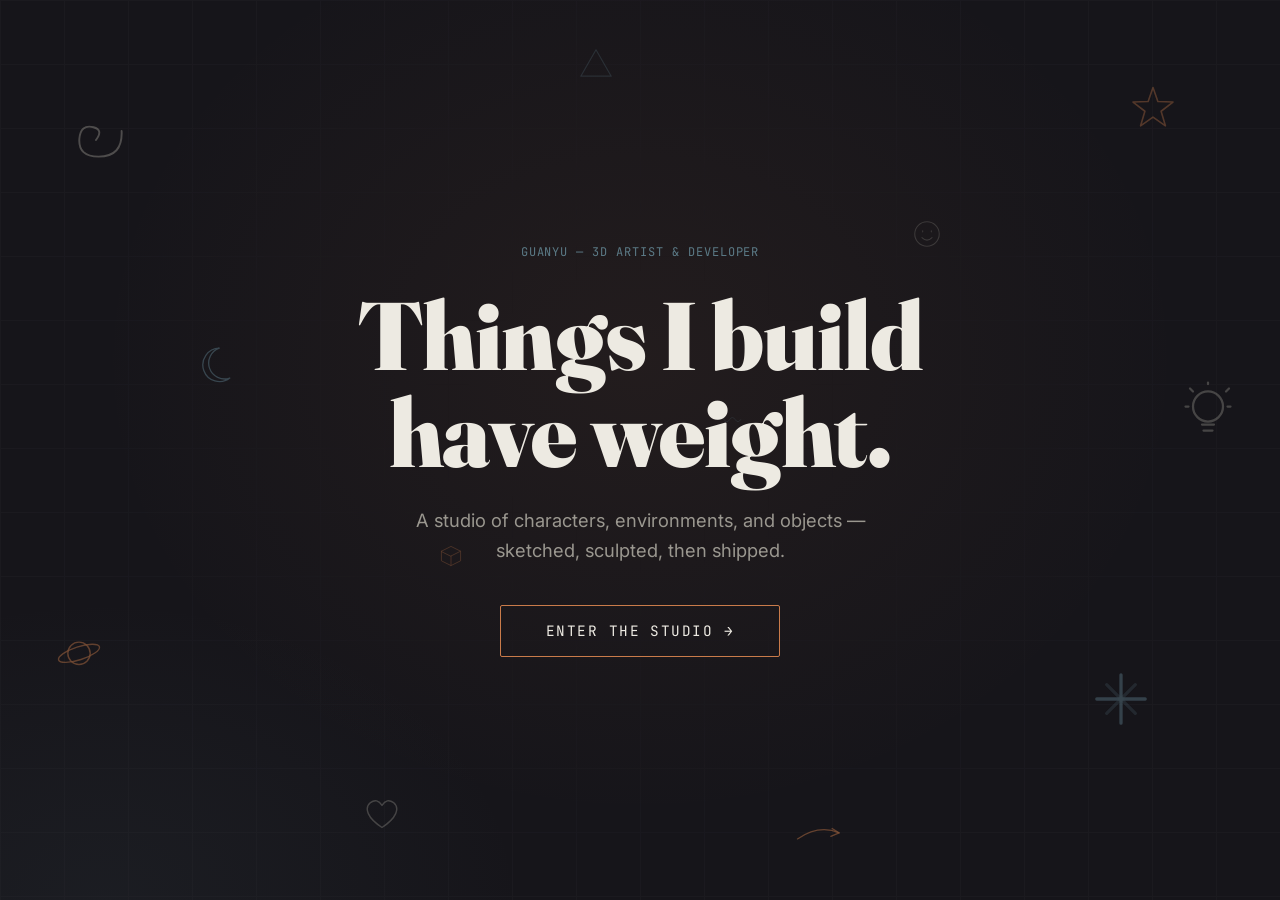
<file: index.html>
<!doctype html>
<html lang="en">
<head>
  <meta charset="utf-8" />
  <meta name="viewport" content="width=device-width, initial-scale=1" />
  <title>GuanYu — Portfolio</title>
  <link rel="preconnect" href="https://fonts.googleapis.com">
  <link href="https://fonts.googleapis.com/css2?family=Fraunces:wght@400;600;900&family=Inter:wght@400;500;600&family=JetBrains+Mono:wght@400;500&display=swap" rel="stylesheet">
  <link rel="stylesheet" href="css/tokens.css?v=3">
  <link rel="stylesheet" href="css/intro.css?v=3">
  <link rel="stylesheet" href="css/editor.css?v=3">
</head>
<body class="intro-body">

  <!-- Floating doodle background is injected by js/doodles.js -->

  <main class="landing">
    <p class="mono-label landing__eyebrow">guanyu — 3d artist &amp; developer</p>
    <h1 class="landing__title">Things I build<br>have weight.</h1>
    <p class="landing__sub">A studio of characters, environments, and objects — sketched, sculpted, then shipped.</p>
    <a href="hub/" class="enter-btn">Enter the studio →</a>
  </main>

  <script type="module" src="js/editor.js?v=3"></script>
</body>
</html>
</file>
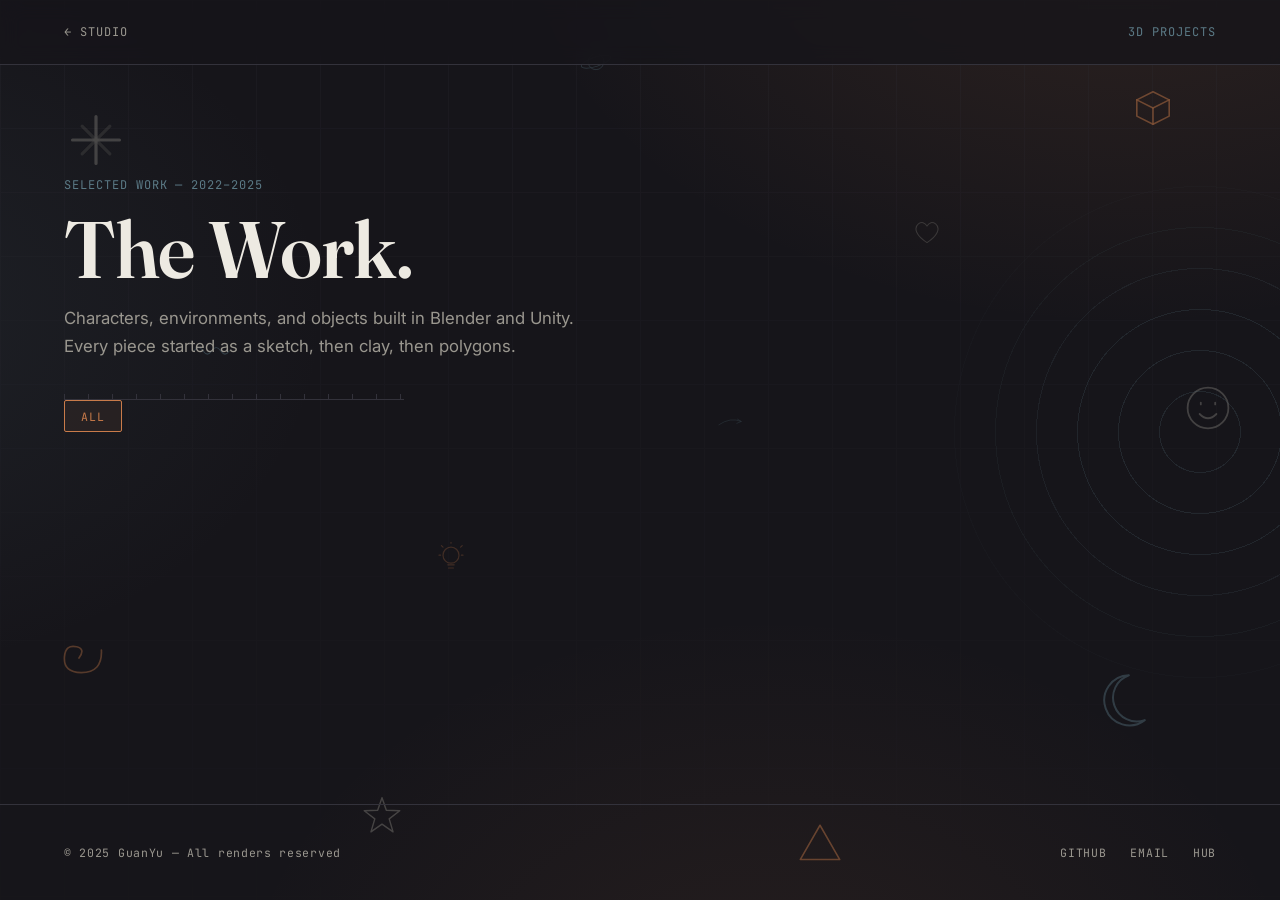
<file: 3d-projects/index.html>
<!doctype html>
<html lang="en">
<head>
  <meta charset="utf-8" />
  <meta name="viewport" content="width=device-width, initial-scale=1" />
  <title>GuanYu — 3D Projects</title>
  <link rel="preconnect" href="https://fonts.googleapis.com">
  <link href="https://fonts.googleapis.com/css2?family=Fraunces:wght@400;600;900&family=Inter:wght@400;500;600&family=JetBrains+Mono:wght@400;500&display=swap" rel="stylesheet">
  <link rel="stylesheet" href="../css/tokens.css?v=3">
  <link rel="stylesheet" href="../css/inner.css?v=3">
  <link rel="stylesheet" href="../css/editor.css?v=3">
  <style>
    /* ── Filter bar ── */
    .filter-bar {
      display: flex;
      gap: var(--space-1);
      flex-wrap: wrap;
      margin-bottom: var(--space-4);
    }

    .filter-btn {
      font-family: var(--font-mono);
      font-size: 0.72rem;
      letter-spacing: 0.08em;
      text-transform: uppercase;
      padding: 0.45rem 1rem;
      background: transparent;
      border: 1px solid var(--line);
      border-radius: 2px;
      color: var(--ink-dim);
      cursor: pointer;
      transition: border-color 0.2s ease, color 0.2s ease, background 0.2s ease;
    }
    .filter-btn:hover,
    .filter-btn.is-active {
      border-color: var(--clay);
      color: var(--clay);
    }
    .filter-btn.is-active {
      background: rgba(201, 123, 74, 0.08);
    }

    /* ── Project grid ── */
    .project-grid {
      display: grid;
      grid-template-columns: repeat(auto-fill, minmax(300px, 1fr));
      gap: var(--space-3);
    }

    .project-card {
      background: var(--bg-raised);
      border: 1px solid var(--line);
      border-radius: 3px;
      overflow: hidden;
      transition: border-color 0.25s ease, transform 0.25s var(--ease-out);
      cursor: pointer;
    }
    .project-card:hover {
      border-color: var(--clay);
      transform: translateY(-3px);
    }

    /* Placeholder thumbnail — replaced by real <img> when assets are ready */
    .project-card__thumb {
      width: 100%;
      aspect-ratio: 16 / 10;
      background: var(--bg);
      position: relative;
      overflow: hidden;
    }
    .project-card__thumb::after {
      content: '';
      position: absolute;
      inset: 0;
      background: radial-gradient(ellipse at 35% 40%, rgba(201,123,74,0.18) 0%, transparent 65%);
    }

    /* Subtle wireframe grid overlay to evoke the viewport aesthetic */
    .project-card__thumb::before {
      content: '';
      position: absolute;
      inset: 0;
      background-image:
        linear-gradient(var(--line) 1px, transparent 1px),
        linear-gradient(90deg, var(--line) 1px, transparent 1px);
      background-size: 32px 32px;
      opacity: 0.4;
    }

    /* Each card gets a unique accent colour via its data-hue attribute */
    .project-card[data-hue="wire"] .project-card__thumb::after {
      background: radial-gradient(ellipse at 60% 50%, rgba(91,122,134,0.25) 0%, transparent 65%);
    }
    .project-card[data-hue="dim"] .project-card__thumb::after {
      background: radial-gradient(ellipse at 50% 30%, rgba(154,151,143,0.15) 0%, transparent 65%);
    }

    .project-card__label {
      position: absolute;
      bottom: var(--space-2);
      left: var(--space-2);
      font-family: var(--font-mono);
      font-size: 0.65rem;
      letter-spacing: 0.1em;
      text-transform: uppercase;
      color: var(--wire);
      z-index: 1;
    }

    .project-card__body {
      padding: var(--space-3);
      display: flex;
      flex-direction: column;
      gap: var(--space-1);
    }

    .project-card__meta {
      font-size: 0.7rem;
    }

    .project-card__title {
      font-family: var(--font-display);
      font-size: 1.25rem;
      font-weight: 600;
      color: var(--ink);
      margin: 0;
    }

    .project-card__desc {
      font-size: 0.875rem;
      line-height: 1.6;
      color: var(--ink-dim);
    }

    .project-card__tags {
      display: flex;
      gap: 0.4rem;
      flex-wrap: wrap;
      margin-top: var(--space-1);
    }

    .tag {
      font-family: var(--font-mono);
      font-size: 0.65rem;
      letter-spacing: 0.06em;
      text-transform: uppercase;
      padding: 0.2rem 0.55rem;
      border: 1px solid var(--line);
      border-radius: 2px;
      color: var(--ink-dim);
    }

    /* ── Hidden state for filter ── */
    .project-card.is-hidden {
      display: none;
    }

    /* ── Awards section ── */
    /* Hidden until it has at least one award — but always shown in editor mode */
    .awards-section {
      margin-top: 5rem;
      display: none;
    }
    body.editor-active .awards-section,
    .awards-section.has-cards,
    .awards-section:has(.project-card) {
      display: block;
    }
    .awards-head {
      margin-bottom: var(--space-3);
    }
    .awards-head .section-eyebrow {
      display: block;
      margin-bottom: var(--space-1);
    }
    .section-title {
      font-family: var(--font-display);
      font-size: clamp(1.6rem, 4vw, 2.4rem);
      font-weight: 600;
      color: var(--ink);
      line-height: 1.1;
      margin: 0;
    }
    /* Empty award grid still reserves a little room in editor mode */
    #award-grid:empty {
      min-height: 0;
    }

    @media (max-width: 600px) {
      .project-grid { grid-template-columns: 1fr; }
    }
  </style>
</head>
<body class="page-shell">

  <nav class="site-nav">
    <a href="../hub/" class="site-nav__back">← Studio</a>
    <span class="site-nav__label">3D Projects</span>
  </nav>

  <header class="page-hero">
    <span class="mono-label">selected work — 2022–2025</span>
    <h1 class="page-hero__title">The Work.</h1>
    <p class="page-hero__sub">Characters, environments, and objects built in Blender and Unity. Every piece started as a sketch, then clay, then polygons.</p>
  </header>

  <div class="page-content">
    <div class="filter-bar" role="group" aria-label="Filter projects by category">
      <button class="filter-btn is-active" data-filter="all"><span class="filter-btn__label">All</span></button>
    </div>

    <section class="project-grid" id="project-grid">


    </section>

    <section class="awards-section">
      <div class="awards-head">
        <span class="mono-label section-eyebrow">recognition</span>
        <h2 class="section-title">Awards</h2>
      </div>
      <div class="project-grid" id="award-grid"></div>
    </section>
  </div>

  <footer class="site-footer">
    <span class="site-footer__copy">© 2025 GuanYu — All renders reserved</span>
    <nav class="site-footer__links">
      <a href="https://github.com/ChinGuanyu" target="_blank" rel="noopener">GitHub</a>
      <a href="mailto:guanyu1253@gmail.com">Email</a>
      <a href="../hub/">Hub</a>
    </nav>
  </footer>

  <script type="module" src="../js/editor.js?v=3"></script>
</body>
</html>
</file>
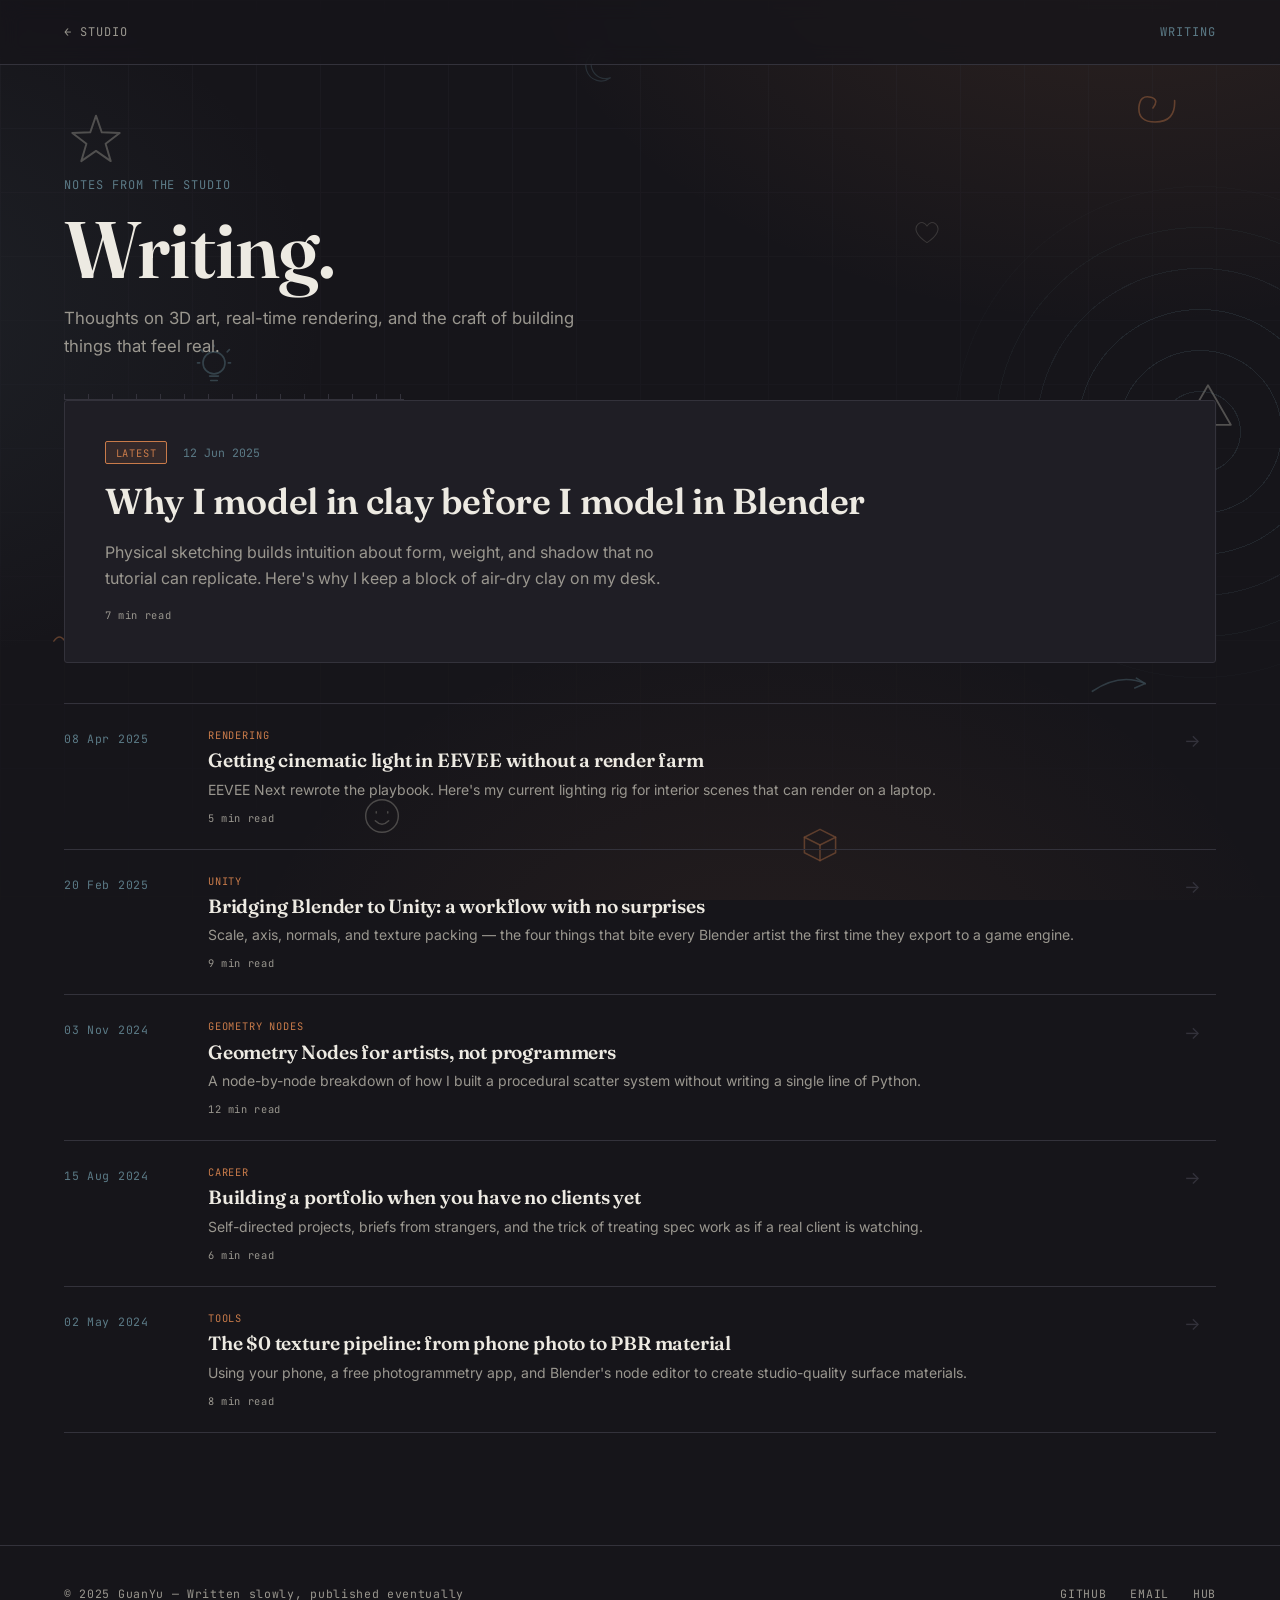
<file: blog/index.html>
<!doctype html>
<html lang="en">
<head>
  <meta charset="utf-8" />
  <meta name="viewport" content="width=device-width, initial-scale=1" />
  <title>GuanYu — Writing</title>
  <link rel="preconnect" href="https://fonts.googleapis.com">
  <link href="https://fonts.googleapis.com/css2?family=Fraunces:wght@400;600;900&family=Inter:wght@400;500;600&family=JetBrains+Mono:wght@400;500&display=swap" rel="stylesheet">
  <link rel="stylesheet" href="../css/tokens.css?v=3">
  <link rel="stylesheet" href="../css/inner.css?v=3">
  <link rel="stylesheet" href="../css/editor.css?v=3">
  <style>
    /* ── Post list ── */
    .post-list {
      display: flex;
      flex-direction: column;
    }

    .post-row {
      display: grid;
      grid-template-columns: 120px 1fr 2rem;
      align-items: start;
      gap: var(--space-3);
      padding: var(--space-3) 0;
      border-bottom: 1px solid var(--line);
      text-decoration: none;
      color: inherit;
      transition: border-color 0.2s ease;
    }
    .post-row:first-child { border-top: 1px solid var(--line); }
    .post-row:hover { border-color: var(--clay); }
    .post-row:hover .post-row__arrow { color: var(--clay); transform: translateX(4px); }
    .post-row:hover .post-row__title { color: var(--ink); }

    .post-row__date {
      font-family: var(--font-mono);
      font-size: 0.72rem;
      letter-spacing: 0.06em;
      color: var(--wire);
      padding-top: 0.2rem;
    }

    .post-row__body {
      display: flex;
      flex-direction: column;
      gap: 0.4rem;
    }

    .post-row__tag {
      font-family: var(--font-mono);
      font-size: 0.65rem;
      letter-spacing: 0.08em;
      text-transform: uppercase;
      color: var(--clay);
    }

    .post-row__title {
      font-family: var(--font-display);
      font-size: 1.2rem;
      font-weight: 600;
      color: var(--ink);
      line-height: 1.25;
      transition: color 0.2s ease;
    }

    .post-row__excerpt {
      font-size: 0.875rem;
      line-height: 1.6;
      color: var(--ink-dim);
    }

    .post-row__arrow {
      font-size: 1.1rem;
      color: var(--line);
      padding-top: 0.15rem;
      transition: color 0.2s ease, transform 0.2s var(--ease-out);
    }

    /* ── Reading time badge ── */
    .post-row__meta {
      display: flex;
      align-items: center;
      gap: var(--space-2);
      margin-top: 0.2rem;
    }

    .read-time {
      font-family: var(--font-mono);
      font-size: 0.65rem;
      letter-spacing: 0.06em;
      color: var(--ink-dim);
    }

    /* ── Featured post ── */
    .post-featured {
      background: var(--bg-raised);
      border: 1px solid var(--line);
      border-radius: 3px;
      padding: var(--space-4);
      margin-bottom: var(--space-4);
      display: flex;
      flex-direction: column;
      gap: var(--space-2);
      text-decoration: none;
      color: inherit;
      transition: border-color 0.25s ease, transform 0.25s var(--ease-out);
    }
    .post-featured:hover {
      border-color: var(--clay);
      transform: translateY(-2px);
    }
    .post-featured:hover .post-featured__title { color: var(--ink); }

    .post-featured__eyebrow {
      display: flex;
      align-items: center;
      gap: var(--space-2);
    }

    .badge {
      font-family: var(--font-mono);
      font-size: 0.65rem;
      letter-spacing: 0.08em;
      text-transform: uppercase;
      padding: 0.2rem 0.6rem;
      background: rgba(201,123,74,0.12);
      border: 1px solid var(--clay);
      border-radius: 2px;
      color: var(--clay);
    }

    .post-featured__date {
      font-family: var(--font-mono);
      font-size: 0.72rem;
      color: var(--wire);
    }

    .post-featured__title {
      font-family: var(--font-display);
      font-size: clamp(1.5rem, 3vw, 2.25rem);
      font-weight: 600;
      color: var(--ink);
      line-height: 1.2;
      transition: color 0.2s ease;
    }

    .post-featured__excerpt {
      font-size: 1rem;
      color: var(--ink-dim);
      line-height: 1.65;
      max-width: 580px;
    }

    @media (max-width: 600px) {
      .post-row {
        grid-template-columns: 1fr 2rem;
        grid-template-rows: auto auto;
      }
      .post-row__date {
        grid-column: 1 / -1;
        padding-bottom: 0;
      }
    }
  </style>
</head>
<body class="page-shell">

  <nav class="site-nav">
    <a href="../hub/" class="site-nav__back">← Studio</a>
    <span class="site-nav__label">Writing</span>
  </nav>

  <header class="page-hero">
    <span class="mono-label">notes from the studio</span>
    <h1 class="page-hero__title">Writing.</h1>
    <p class="page-hero__sub">Thoughts on 3D art, real-time rendering, and the craft of building things that feel real.</p>
  </header>

  <div class="page-content">

    <!-- Featured post -->
    <a href="#" class="post-featured" aria-label="Read: Why I model in clay before I model in Blender">
      <div class="post-featured__eyebrow">
        <span class="badge">Latest</span>
        <time class="post-featured__date" datetime="2025-06-12">12 Jun 2025</time>
      </div>
      <h2 class="post-featured__title">Why I model in clay before I model in Blender</h2>
      <p class="post-featured__excerpt">Physical sketching builds intuition about form, weight, and shadow that no tutorial can replicate. Here's why I keep a block of air-dry clay on my desk.</p>
      <span class="read-time">7 min read</span>
    </a>

    <!-- Post list -->
    <div class="post-list" role="list">

      <a href="#" class="post-row" role="listitem">
        <time class="post-row__date" datetime="2025-04-08">08 Apr 2025</time>
        <div class="post-row__body">
          <span class="post-row__tag">Rendering</span>
          <h2 class="post-row__title">Getting cinematic light in EEVEE without a render farm</h2>
          <p class="post-row__excerpt">EEVEE Next rewrote the playbook. Here's my current lighting rig for interior scenes that can render on a laptop.</p>
          <div class="post-row__meta">
            <span class="read-time">5 min read</span>
          </div>
        </div>
        <span class="post-row__arrow" aria-hidden="true">→</span>
      </a>

      <a href="#" class="post-row" role="listitem">
        <time class="post-row__date" datetime="2025-02-20">20 Feb 2025</time>
        <div class="post-row__body">
          <span class="post-row__tag">Unity</span>
          <h2 class="post-row__title">Bridging Blender to Unity: a workflow with no surprises</h2>
          <p class="post-row__excerpt">Scale, axis, normals, and texture packing — the four things that bite every Blender artist the first time they export to a game engine.</p>
          <div class="post-row__meta">
            <span class="read-time">9 min read</span>
          </div>
        </div>
        <span class="post-row__arrow" aria-hidden="true">→</span>
      </a>

      <a href="#" class="post-row" role="listitem">
        <time class="post-row__date" datetime="2024-11-03">03 Nov 2024</time>
        <div class="post-row__body">
          <span class="post-row__tag">Geometry Nodes</span>
          <h2 class="post-row__title">Geometry Nodes for artists, not programmers</h2>
          <p class="post-row__excerpt">A node-by-node breakdown of how I built a procedural scatter system without writing a single line of Python.</p>
          <div class="post-row__meta">
            <span class="read-time">12 min read</span>
          </div>
        </div>
        <span class="post-row__arrow" aria-hidden="true">→</span>
      </a>

      <a href="#" class="post-row" role="listitem">
        <time class="post-row__date" datetime="2024-08-15">15 Aug 2024</time>
        <div class="post-row__body">
          <span class="post-row__tag">Career</span>
          <h2 class="post-row__title">Building a portfolio when you have no clients yet</h2>
          <p class="post-row__excerpt">Self-directed projects, briefs from strangers, and the trick of treating spec work as if a real client is watching.</p>
          <div class="post-row__meta">
            <span class="read-time">6 min read</span>
          </div>
        </div>
        <span class="post-row__arrow" aria-hidden="true">→</span>
      </a>

      <a href="#" class="post-row" role="listitem">
        <time class="post-row__date" datetime="2024-05-02">02 May 2024</time>
        <div class="post-row__body">
          <span class="post-row__tag">Tools</span>
          <h2 class="post-row__title">The $0 texture pipeline: from phone photo to PBR material</h2>
          <p class="post-row__excerpt">Using your phone, a free photogrammetry app, and Blender's node editor to create studio-quality surface materials.</p>
          <div class="post-row__meta">
            <span class="read-time">8 min read</span>
          </div>
        </div>
        <span class="post-row__arrow" aria-hidden="true">→</span>
      </a>

    </div>
  </div>

  <footer class="site-footer">
    <span class="site-footer__copy">© 2025 GuanYu — Written slowly, published eventually</span>
    <nav class="site-footer__links">
      <a href="https://github.com/ChinGuanyu" target="_blank" rel="noopener">GitHub</a>
      <a href="mailto:guanyu1253@gmail.com">Email</a>
      <a href="../hub/">Hub</a>
    </nav>
  </footer>

  <script type="module" src="../js/editor.js?v=3"></script>
</body>
</html>
</file>
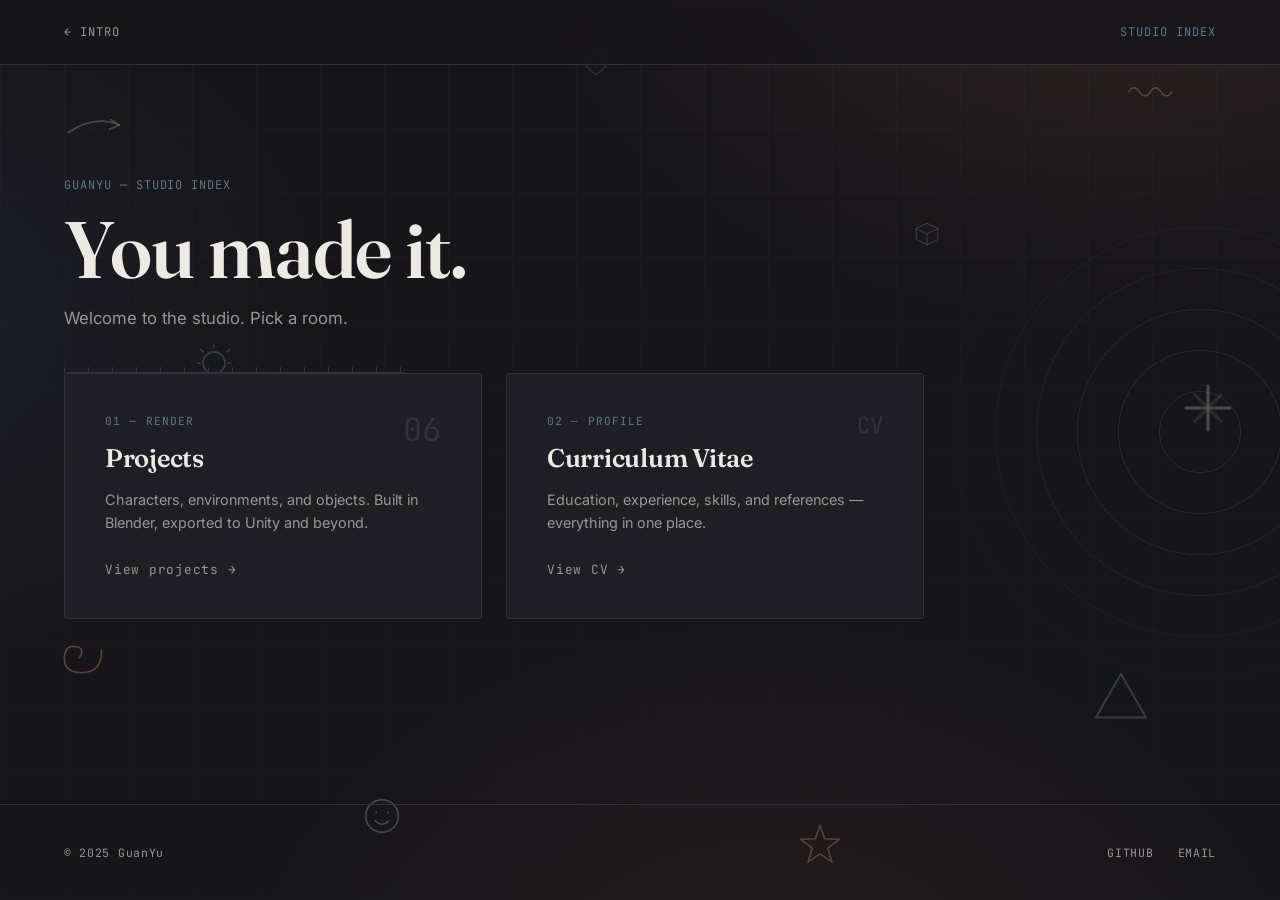
<file: hub/index.html>
<!doctype html>
<html lang="en">
<head>
  <meta charset="utf-8" />
  <meta name="viewport" content="width=device-width, initial-scale=1" />
  <title>GuanYu — Studio Index</title>
  <link rel="preconnect" href="https://fonts.googleapis.com">
  <link href="https://fonts.googleapis.com/css2?family=Fraunces:wght@400;600;900&family=Inter:wght@400;500;600&family=JetBrains+Mono:wght@400;500&display=swap" rel="stylesheet">
  <link rel="stylesheet" href="../css/tokens.css?v=3">
  <link rel="stylesheet" href="../css/inner.css?v=3">
  <link rel="stylesheet" href="../css/editor.css?v=3">
  <style>
    .hub-grid {
      display: grid;
      grid-template-columns: repeat(auto-fit, minmax(280px, 1fr));
      gap: var(--space-3);
      max-width: 860px;
    }

    .hub-card {
      display: block;
      padding: var(--space-4);
      background: var(--bg-raised);
      border: 1px solid var(--line);
      border-radius: 3px;
      text-decoration: none;
      color: inherit;
      transition: border-color 0.25s ease, transform 0.25s var(--ease-out);
    }
    .hub-card:hover {
      border-color: var(--clay);
      transform: translateY(-3px);
    }
    .hub-card:hover .hub-card__arrow { color: var(--clay); transform: translateX(4px); }

    .hub-card__eyebrow {
      font-family: var(--font-mono);
      font-size: 0.7rem;
      letter-spacing: 0.1em;
      text-transform: uppercase;
      color: var(--wire);
      margin-bottom: var(--space-2);
      display: block;
    }

    .hub-card__title {
      font-family: var(--font-display);
      font-size: 1.6rem;
      font-weight: 600;
      color: var(--ink);
      line-height: 1.1;
      margin: 0 0 var(--space-2);
    }

    .hub-card__desc {
      font-size: 0.9rem;
      color: var(--ink-dim);
      line-height: 1.6;
      margin-bottom: var(--space-3);
    }

    .hub-card__arrow {
      font-family: var(--font-mono);
      font-size: 0.8rem;
      letter-spacing: 0.06em;
      color: var(--ink-dim);
      display: inline-flex;
      align-items: center;
      gap: 0.4rem;
      transition: color 0.2s ease, transform 0.2s var(--ease-out);
    }

    .hub-card__count {
      float: right;
      font-family: var(--font-mono);
      font-size: 2rem;
      font-weight: 400;
      color: var(--line);
      line-height: 1;
    }
  </style>
</head>
<body class="page-shell">

  <nav class="site-nav">
    <a href="../" class="site-nav__back">← Intro</a>
    <span class="site-nav__label">Studio Index</span>
  </nav>

  <header class="page-hero">
    <span class="mono-label">guanyu — studio index</span>
    <h1 class="page-hero__title">You made it.</h1>
    <p class="page-hero__sub">Welcome to the studio. Pick a room.</p>
  </header>

  <div class="page-content">
    <div class="hub-grid">

      <a href="../3d-projects/" class="hub-card">
        <span class="hub-card__count">06</span>
        <span class="hub-card__eyebrow">01 — render</span>
        <h2 class="hub-card__title">Projects</h2>
        <p class="hub-card__desc">Characters, environments, and objects. Built in Blender, exported to Unity and beyond.</p>
        <span class="hub-card__arrow">View projects →</span>
      </a>

      <a href="../cv/" class="hub-card">
        <span class="hub-card__count" style="font-size:1.4rem;color:var(--line)">CV</span>
        <span class="hub-card__eyebrow">02 — profile</span>
        <h2 class="hub-card__title">Curriculum Vitae</h2>
        <p class="hub-card__desc">Education, experience, skills, and references — everything in one place.</p>
        <span class="hub-card__arrow">View CV →</span>
      </a>

    </div>
  </div>

  <footer class="site-footer">
    <span class="site-footer__copy">© 2025 GuanYu</span>
    <nav class="site-footer__links">
      <a href="https://github.com/ChinGuanyu" target="_blank" rel="noopener">GitHub</a>
      <a href="mailto:guanyu1253@gmail.com">Email</a>
    </nav>
  </footer>

  <script type="module" src="../js/editor.js?v=3"></script>
</body>
</html>
</file>
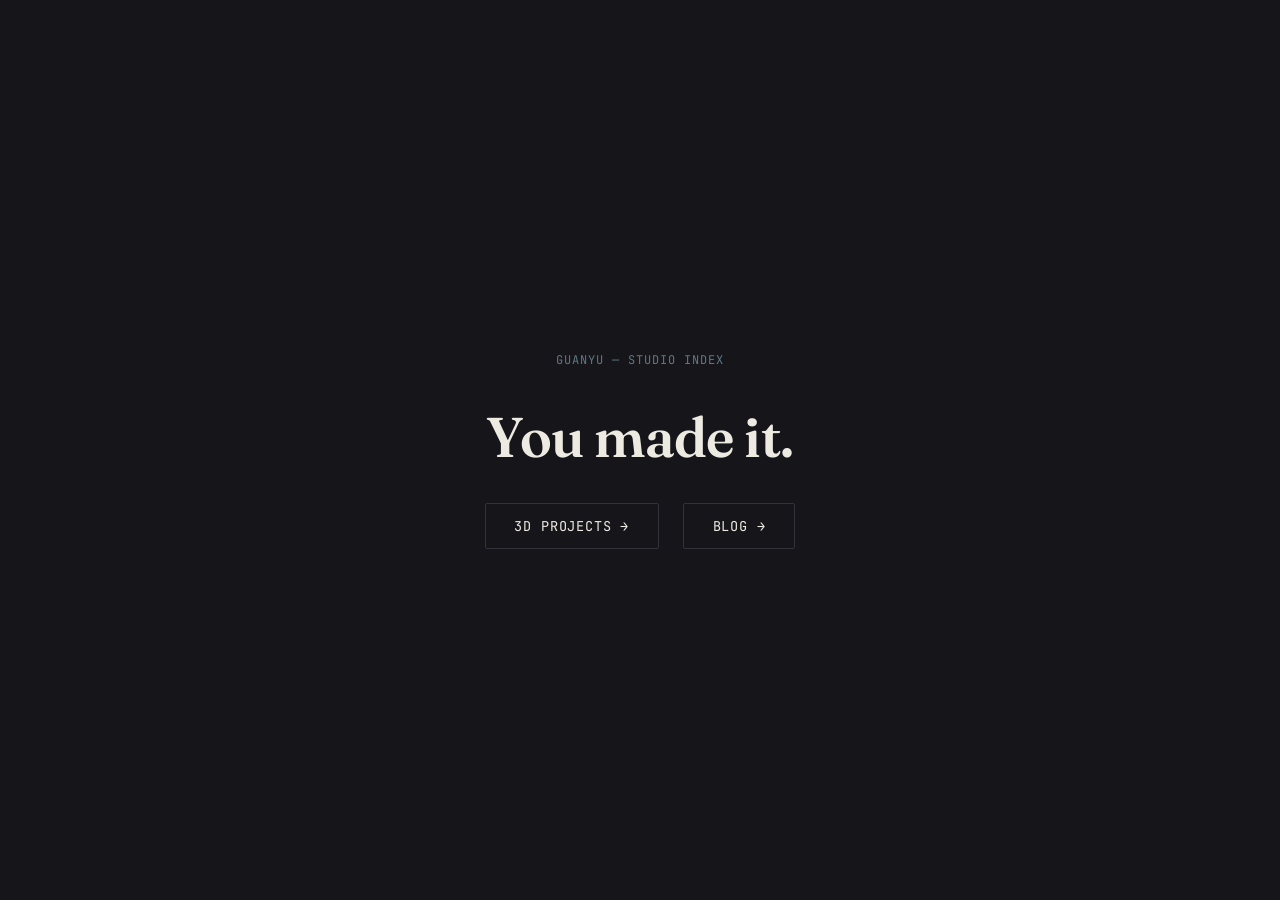
<file: GuanYuPortfolio-stage1/GuanYuPortfolio/hub/index.html>
<!doctype html>
<html lang="en">
<head>
  <meta charset="utf-8" />
  <meta name="viewport" content="width=device-width, initial-scale=1" />
  <title>GuanYu — Hub</title>
  <link rel="preconnect" href="https://fonts.googleapis.com">
  <link href="https://fonts.googleapis.com/css2?family=Fraunces:wght@600;900&family=Inter:wght@400;500&family=JetBrains+Mono&display=swap" rel="stylesheet">
  <link rel="stylesheet" href="../css/tokens.css">
  <style>
    body {
      min-height: 100vh;
      display: flex;
      flex-direction: column;
      align-items: center;
      justify-content: center;
      gap: 2rem;
      text-align: center;
    }
    h1 { font-size: clamp(2rem, 6vw, 3.5rem); }
    .links { display: flex; gap: 1.5rem; }
    .links a {
      font-family: var(--font-mono);
      font-size: 0.85rem;
      letter-spacing: 0.06em;
      text-transform: uppercase;
      padding: 0.8rem 1.8rem;
      border: 1px solid var(--line);
      border-radius: 2px;
      transition: border-color 0.2s ease, color 0.2s ease;
    }
    .links a:hover { border-color: var(--clay); color: var(--clay); }
  </style>
</head>
<body>
  <p class="mono-label">guanyu — studio index</p>
  <h1>You made it.</h1>
  <div class="links">
    <a href="../3d-projects/index.html">3D Projects →</a>
    <a href="../blog/index.html">Blog →</a>
  </div>
</body>
</html>
</file>
<file: css/tokens.css>
/*
  GuanYuPortfolio — Design Tokens
  ---------------------------------
  Direction: a sculptor's dark studio / 3D viewport.
  The background reads like a modeling app's viewport — warm graphite,
  never pure black — so an object placed on it feels lit, not pasted on.

  Color:
    --clay        #C97B4A   — signature accent: warm terracotta/clay, evokes
                               raw sculpting material. Used sparingly: one
                               button, one underline, one glow.
    --bg          #16151A   — warm graphite, not pure black
    --bg-raised   #1F1E25   — panels, cards
    --line        #33323B   — hairline borders / dividers
    --ink         #EDEAE2   — primary text, warm off-white (not pure white)
    --ink-dim     #9A978F   — secondary text
    --wire        #5B7A86   — cool desaturated teal — used ONLY for technical
                               labels/wireframe-style annotations, never for
                               body copy. Evokes viewport grid/axis lines.

  Type:
    display  — 'Fraunces' (serif, has a sculpted, carved-letterform quality
               at high weights — used with restraint, large sizes only)
    body     — 'Inter' (clean grotesque, does the talking)
    mono     — 'JetBrains Mono' (technical labels, coordinates, captions —
               reinforces the "viewport HUD" feeling)
*/

:root {
  --clay: #C97B4A;
  --clay-dim: #8a5535;
  --bg: #16151A;
  --bg-raised: #1F1E25;
  --line: #33323B;
  --ink: #EDEAE2;
  --ink-dim: #9A978F;
  --wire: #5B7A86;

  --font-display: 'Fraunces', Georgia, serif;
  --font-body: 'Inter', -apple-system, sans-serif;
  --font-mono: 'JetBrains Mono', 'Courier New', monospace;

  --space-1: 0.5rem;
  --space-2: 1rem;
  --space-3: 1.5rem;
  --space-4: 2.5rem;
  --space-5: 4rem;
  --space-6: 7rem;

  --ease-out: cubic-bezier(0.16, 1, 0.3, 1);
}

* { box-sizing: border-box; }

html, body {
  margin: 0;
  padding: 0;
  color: var(--ink);
  font-family: var(--font-body);
  -webkit-font-smoothing: antialiased;
}

/*
  Background lives on <body> ONLY. With html transparent, the body's
  background propagates to the canvas and the body box itself paints
  nothing — which lets the fixed z-index:-1 layers (blueprint grid,
  rings, floating doodles) render above it. If html also had a
  background, the body would paint over those layers and hide them.
*/
body {
  background: var(--bg);
}

h1, h2, h3 {
  font-family: var(--font-display);
  font-weight: 600;
  letter-spacing: -0.01em;
  margin: 0;
}

p {
  margin: 0;
  color: var(--ink-dim);
  line-height: 1.6;
}

.mono-label {
  font-family: var(--font-mono);
  font-size: 0.75rem;
  letter-spacing: 0.08em;
  text-transform: uppercase;
  color: var(--wire);
}

a {
  color: var(--ink);
  text-decoration: none;
}

/* Respect reduced motion preference site-wide */
@media (prefers-reduced-motion: reduce) {
  *, *::before, *::after {
    animation-duration: 0.001ms !important;
    animation-iteration-count: 1 !important;
    transition-duration: 0.001ms !important;
    scroll-behavior: auto !important;
  }
}

/* Visible keyboard focus, everywhere */
a:focus-visible,
button:focus-visible {
  outline: 2px solid var(--clay);
  outline-offset: 3px;
}
</file>
<file: css/intro.css>
/*
  Intro / landing page.
  A single full-screen welcome: centered title + Enter button,
  hand-drawn doodles floating quietly in the background.
*/

.intro-body {
  min-height: 100vh;
  display: flex;
  align-items: center;
  justify-content: center;
  overflow: hidden;
  position: relative;
  background:
    radial-gradient(ellipse at 50% 40%, rgba(201, 123, 74, 0.07) 0%, transparent 60%),
    radial-gradient(ellipse 700px 500px at 8% 100%, rgba(91, 122, 134, 0.08), transparent 60%),
    var(--bg);
}

/* Faint blueprint grid behind the doodles — matches the inner pages */
.intro-body::before {
  content: '';
  position: fixed;
  inset: 0;
  z-index: -1;
  pointer-events: none;
  background-image:
    linear-gradient(var(--line) 1px, transparent 1px),
    linear-gradient(90deg, var(--line) 1px, transparent 1px);
  background-size: 64px 64px;
  opacity: 0.18;
  -webkit-mask-image: radial-gradient(ellipse at 50% 45%, transparent 18%, black 70%);
  mask-image: radial-gradient(ellipse at 50% 45%, transparent 18%, black 70%);
}

/* Doodle background comes from js/doodles.js (shared with all pages) */

/* ── Landing content ── */
.landing {
  position: relative;
  z-index: 1;
  text-align: center;
  padding: var(--space-4);
  display: flex;
  flex-direction: column;
  align-items: center;
  gap: var(--space-2);
  max-width: 720px;
  animation: landing-in 0.9s var(--ease-out) both;
}
@keyframes landing-in {
  from { opacity: 0; transform: translateY(16px); }
  to   { opacity: 1; transform: translateY(0); }
}

.landing__eyebrow {
  margin-bottom: var(--space-1);
}

.landing__title {
  font-family: var(--font-display);
  font-weight: 900;
  font-size: clamp(2.6rem, 9vw, 6rem);
  line-height: 1.02;
  color: var(--ink);
  margin: 0;
}

.landing__sub {
  font-size: clamp(0.95rem, 2vw, 1.15rem);
  color: var(--ink-dim);
  line-height: 1.6;
  max-width: 38ch;
  margin: var(--space-1) auto 0;
}

/* ── Enter button ── */
.enter-btn {
  margin-top: var(--space-3);
  padding: 0.95rem 2.8rem;
  font-family: var(--font-mono);
  font-size: 0.9rem;
  letter-spacing: 0.1em;
  text-transform: uppercase;
  text-decoration: none;
  color: var(--ink);
  background: transparent;
  border: 1px solid var(--clay);
  border-radius: 2px;
  cursor: pointer;
  transition: background 0.25s ease, color 0.25s ease, transform 0.25s var(--ease-out), box-shadow 0.25s ease;
}
.enter-btn:hover {
  background: var(--clay);
  color: var(--bg);
  transform: translateY(-2px);
  box-shadow: 0 8px 30px rgba(201, 123, 74, 0.3);
}
</file>
<file: css/editor.css>
/*
  Editor mode styles — loaded on every page alongside tokens.css and inner.css.
  All editor UI is hidden by default; only visible when .editor-active is on <body>
  or for always-visible elements like .editor-key.
*/

/*
  Edit key removed from visible UI.
  Access editor via: Ctrl+Shift+E
  (no visible button — site stays clean for visitors)
*/
.editor-key { display: none; }

/* ── Active editor indicator ── */
body.editor-active .site-nav {
  border-bottom-color: var(--clay);
}

.editor-badge {
  display: none;
  font-family: var(--font-mono);
  font-size: 0.65rem;
  letter-spacing: 0.1em;
  text-transform: uppercase;
  color: var(--clay);
  padding: 0.2rem 0.55rem;
  border: 1px solid var(--clay);
  border-radius: 2px;
  background: rgba(201,123,74,0.08);
}
body.editor-active .editor-badge {
  display: inline-block;
}

/* ── Inline-editable text (page titles, descriptions, static cards) ── */
body.editor-active .editable-text {
  cursor: text;
  border-radius: 2px;
  transition: background 0.15s ease, box-shadow 0.15s ease;
}
body.editor-active .editable-text:hover {
  background: rgba(201, 123, 74, 0.06);
  box-shadow: inset 0 0 0 1px rgba(201, 123, 74, 0.3);
}
body.editor-active .editable-text:focus {
  outline: none;
  background: rgba(201, 123, 74, 0.1);
  box-shadow: inset 0 0 0 1px var(--clay);
}

/* ── Floating editor bar (pages without a nav, e.g. intro) ── */
.editor-floatbar {
  position: fixed;
  top: var(--space-3);
  right: var(--space-3);
  z-index: 90;
  display: flex;
  align-items: center;
  gap: var(--space-2);
  pointer-events: none;
}
.editor-floatbar .editor-badge,
.editor-floatbar .editor-logout { pointer-events: auto; }

/* ── Modal backdrop ── */
.editor-modal {
  position: fixed;
  inset: 0;
  background: rgba(22, 21, 26, 0.88);
  backdrop-filter: blur(4px);
  z-index: 100;
  display: flex;
  align-items: center;
  justify-content: center;
  opacity: 0;
  pointer-events: none;
  transition: opacity 0.2s ease;
}
.editor-modal.is-open {
  opacity: 1;
  pointer-events: auto;
}

/* ── Modal card ── */
.editor-modal__card {
  background: var(--bg-raised);
  border: 1px solid var(--clay);
  border-radius: 3px;
  padding: var(--space-4);
  width: min(460px, calc(100vw - 2rem));
  display: flex;
  flex-direction: column;
  gap: var(--space-3);
  transform: translateY(12px);
  transition: transform 0.25s var(--ease-out);
}
.editor-modal.is-open .editor-modal__card {
  transform: translateY(0);
}

.editor-modal__card--wide {
  width: min(640px, calc(100vw - 2rem));
}

.editor-modal__header {
  display: flex;
  align-items: center;
  justify-content: space-between;
}

.editor-modal__title {
  font-family: var(--font-mono);
  font-size: 0.72rem;
  letter-spacing: 0.1em;
  text-transform: uppercase;
  color: var(--wire);
}

.editor-modal__close {
  background: transparent;
  border: none;
  color: var(--ink-dim);
  font-size: 1.2rem;
  cursor: pointer;
  padding: 0.2rem 0.4rem;
  line-height: 1;
  transition: color 0.2s ease;
}
.editor-modal__close:hover { color: var(--clay); }

/* ── Form fields ── */
.editor-form {
  display: flex;
  flex-direction: column;
  gap: var(--space-2);
}

.editor-field {
  display: flex;
  flex-direction: column;
  gap: 0.4rem;
}

.editor-field label {
  font-family: var(--font-mono);
  font-size: 0.68rem;
  letter-spacing: 0.08em;
  text-transform: uppercase;
  color: var(--wire);
}

.editor-field input,
.editor-field textarea,
.editor-field select {
  background: var(--bg);
  border: 1px solid var(--line);
  border-radius: 2px;
  color: var(--ink);
  font-family: var(--font-body);
  font-size: 0.9rem;
  padding: 0.6rem 0.8rem;
  transition: border-color 0.2s ease;
  outline: none;
  width: 100%;
  box-sizing: border-box;
}
.editor-field input:focus,
.editor-field textarea:focus,
.editor-field select:focus {
  border-color: var(--clay);
}
.editor-field textarea {
  resize: vertical;
  min-height: 80px;
}
.editor-field select {
  appearance: none;
  cursor: pointer;
  background-image: url("data:image/svg+xml,%3Csvg xmlns='http://www.w3.org/2000/svg' width='12' height='8' viewBox='0 0 12 8'%3E%3Cpath d='M1 1l5 5 5-5' stroke='%239A978F' stroke-width='1.5' fill='none'/%3E%3C/svg%3E");
  background-repeat: no-repeat;
  background-position: right 0.8rem center;
  padding-right: 2rem;
}

.editor-field__row {
  display: grid;
  grid-template-columns: 1fr 1fr;
  gap: var(--space-2);
}

/* ── Login error message ── */
.editor-error {
  font-family: var(--font-mono);
  font-size: 0.72rem;
  color: #e05a5a;
  display: none;
}
.editor-error.is-visible { display: block; }

/* Shake animation on failed login */
@keyframes shake {
  0%, 100% { transform: translateX(0); }
  25% { transform: translateX(-6px); }
  75% { transform: translateX(6px); }
}
.editor-modal__card.shake {
  animation: shake 0.35s ease;
}

/* ── Submit / action buttons ── */
.editor-btn {
  font-family: var(--font-mono);
  font-size: 0.78rem;
  letter-spacing: 0.08em;
  text-transform: uppercase;
  padding: 0.75rem 1.8rem;
  border-radius: 2px;
  cursor: pointer;
  transition: background 0.2s ease, color 0.2s ease, border-color 0.2s ease;
}
.editor-btn--primary {
  background: var(--clay);
  color: var(--bg);
  border: 1px solid var(--clay);
}
.editor-btn--primary:hover {
  background: var(--clay-dim);
  border-color: var(--clay-dim);
}
.editor-btn--ghost {
  background: transparent;
  color: var(--ink-dim);
  border: 1px solid var(--line);
}
.editor-btn--ghost:hover {
  border-color: var(--clay);
  color: var(--clay);
}

.editor-btn-row {
  display: flex;
  gap: var(--space-2);
  justify-content: flex-end;
  margin-top: var(--space-1);
}

/* ── Upload dropzone ── */
.upload-dropzone {
  border: 1px dashed var(--clay);
  border-radius: 3px;
  padding: var(--space-4);
  text-align: center;
  cursor: pointer;
  transition: background 0.2s ease, border-color 0.2s ease;
  display: flex;
  flex-direction: column;
  align-items: center;
  gap: var(--space-1);
}
.upload-dropzone:hover,
.upload-dropzone.drag-over {
  background: rgba(201,123,74,0.06);
  border-style: solid;
}
.upload-dropzone__icon {
  font-size: 1.6rem;
  color: var(--clay);
  line-height: 1;
}
.upload-dropzone__label {
  font-family: var(--font-mono);
  font-size: 0.72rem;
  letter-spacing: 0.06em;
  color: var(--ink-dim);
}
.upload-dropzone__sub {
  font-family: var(--font-mono);
  font-size: 0.65rem;
  color: var(--wire);
}
.upload-dropzone__filename {
  font-family: var(--font-mono);
  font-size: 0.72rem;
  color: var(--clay);
  display: none;
}
.upload-dropzone.has-file .upload-dropzone__filename { display: block; }
.upload-dropzone.has-file .upload-dropzone__label,
.upload-dropzone.has-file .upload-dropzone__sub { display: none; }

/* ── "Add Content" button (hidden until editor-active) ── */
.add-content-btn {
  display: none;
  align-items: center;
  gap: 0.5rem;
  font-family: var(--font-mono);
  font-size: 0.72rem;
  letter-spacing: 0.08em;
  text-transform: uppercase;
  padding: 0.55rem 1.2rem;
  background: transparent;
  border: 1px dashed var(--clay);
  border-radius: 2px;
  color: var(--clay);
  cursor: pointer;
  margin-bottom: var(--space-3);
  transition: background 0.2s ease;
}
.add-content-btn:hover { background: rgba(201,123,74,0.08); }
body.editor-active .add-content-btn { display: inline-flex; }

/* ── Per-card editor overlay ── */
.project-card {
  position: relative; /* ensure overlay positions correctly */
}

.card-editor-controls {
  position: absolute;
  top: var(--space-2);
  right: var(--space-2);
  display: none;
  gap: 0.4rem;
  z-index: 5;
}

body.editor-active .project-card .card-editor-controls {
  display: flex;
}

.card-ctrl-btn {
  width: 28px;
  height: 28px;
  display: flex;
  align-items: center;
  justify-content: center;
  border-radius: 2px;
  border: 1px solid var(--line);
  background: var(--bg);
  color: var(--ink-dim);
  cursor: pointer;
  font-size: 0.75rem;
  transition: background 0.15s ease, border-color 0.15s ease, color 0.15s ease;
}
.card-ctrl-btn:hover { background: var(--bg-raised); }
.card-ctrl-btn--edit:hover { border-color: var(--clay); color: var(--clay); }
.card-ctrl-btn--delete:hover { border-color: #e05a5a; color: #e05a5a; }

/* ── FBX canvas inside project card thumb ── */
.project-card__thumb canvas {
  position: absolute;
  inset: 0;
  width: 100% !important;
  height: 100% !important;
}

/* ── Image inside project card thumb ── */
.project-card__thumb img {
  position: absolute;
  inset: 0;
  width: 100%;
  height: 100%;
  object-fit: cover;
}

/* When a static card has uploaded media, drop the placeholder grid/gradient */
.project-card.has-media .project-card__thumb::before,
.project-card.has-media .project-card__thumb::after {
  display: none;
}

/* ── Static-card media uploader overlay ── */
.thumb-upload {
  position: absolute;
  inset: 0;
  z-index: 4;
  display: none;
  flex-direction: column;
  align-items: center;
  justify-content: center;
  gap: 0.6rem;
  background: rgba(22, 21, 26, 0.72);
  cursor: pointer;
  text-align: center;
  padding: var(--space-2);
}
body.editor-active .project-card__thumb:hover .thumb-upload {
  display: flex;
}
.thumb-upload__pick {
  font-family: var(--font-mono);
  font-size: 0.72rem;
  letter-spacing: 0.06em;
  color: var(--clay);
}
.thumb-upload__remove {
  display: none;
  font-family: var(--font-mono);
  font-size: 0.65rem;
  letter-spacing: 0.06em;
  text-transform: uppercase;
  color: var(--ink-dim);
  background: transparent;
  border: 1px solid var(--line);
  border-radius: 2px;
  padding: 0.3rem 0.7rem;
  cursor: pointer;
  transition: color 0.15s ease, border-color 0.15s ease;
}
.thumb-upload__remove:hover { color: #e05a5a; border-color: #e05a5a; }
.project-card.has-media .thumb-upload__remove { display: inline-block; }

/* ── User-defined filter tags ── */
.filter-item { position: relative; display: inline-flex; }

.filter-del {
  display: none;
  position: absolute;
  top: -7px;
  right: -7px;
  width: 18px;
  height: 18px;
  align-items: center;
  justify-content: center;
  background: var(--bg-raised);
  color: var(--ink-dim);
  border: 1px solid var(--line);
  border-radius: 50%;
  cursor: pointer;
  font-size: 0.8rem;
  line-height: 1;
  z-index: 2;
  transition: color 0.15s ease, border-color 0.15s ease;
}
.filter-del:hover { color: #e05a5a; border-color: #e05a5a; }
body.editor-active .filter-del { display: flex; }

.filter-add {
  display: none;
  font-family: var(--font-mono);
  font-size: 0.85rem;
  line-height: 1;
  padding: 0.45rem 0.9rem;
  background: transparent;
  border: 1px dashed var(--clay);
  border-radius: 2px;
  color: var(--clay);
  cursor: pointer;
  transition: background 0.2s ease;
}
.filter-add:hover { background: rgba(201, 123, 74, 0.08); }
body.editor-active .filter-add { display: inline-flex; align-items: center; }

.filter-btn__label[contenteditable="true"] {
  outline: none;
  min-width: 1ch;
}
body.editor-active .filter-btn[data-filter]:not([data-filter="all"]) .filter-btn__label {
  cursor: text;
}

/* ── Image carousel ── */
.carousel {
  position: absolute;
  inset: 0;
  overflow: hidden;
  z-index: 2;
}
.carousel__track { position: absolute; inset: 0; }
.carousel__slide {
  position: absolute;
  inset: 0;
  width: 100%;
  height: 100%;
  object-fit: cover;
  opacity: 0;
  transition: opacity 0.5s ease;
  pointer-events: none;   /* only the active slide is interactive (matters for iframes) */
}
.carousel__slide.is-active { opacity: 1; z-index: 1; pointer-events: auto; }
.carousel--contain .carousel__slide { object-fit: contain; }
iframe.carousel__slide { border: 0; background: #000; }

.carousel__nav {
  position: absolute;
  top: 50%;
  transform: translateY(-50%);
  width: 34px;
  height: 34px;
  display: flex;
  align-items: center;
  justify-content: center;
  background: rgba(22, 21, 26, 0.55);
  color: var(--ink);
  border: 1px solid rgba(255, 255, 255, 0.15);
  border-radius: 50%;
  cursor: pointer;
  font-size: 1.2rem;
  line-height: 1;
  z-index: 3;
  opacity: 0;
  transition: opacity 0.2s ease, background 0.2s ease, color 0.2s ease;
}
.carousel:hover .carousel__nav { opacity: 1; }
.carousel__nav:hover { background: var(--clay); color: var(--bg); border-color: var(--clay); }
.carousel__prev { left: 10px; }
.carousel__next { right: 10px; }

.carousel__dots {
  position: absolute;
  bottom: 10px;
  left: 0;
  right: 0;
  z-index: 3;
  display: flex;
  gap: 6px;
  justify-content: center;
}
.carousel__dot {
  width: 7px;
  height: 7px;
  padding: 0;
  border: none;
  border-radius: 50%;
  background: rgba(255, 255, 255, 0.45);
  cursor: pointer;
  transition: background 0.2s ease, transform 0.2s ease;
}
.carousel__dot.is-active { background: var(--clay); transform: scale(1.35); }

/* Play hint shown over a video thumbnail (when controls are hidden) */
.carousel__play {
  position: absolute;
  top: 50%;
  left: 50%;
  transform: translate(-50%, -50%);
  width: 48px;
  height: 48px;
  display: flex;
  align-items: center;
  justify-content: center;
  background: rgba(22, 21, 26, 0.55);
  border: 1px solid rgba(255, 255, 255, 0.3);
  border-radius: 50%;
  color: var(--ink);
  font-size: 1rem;
  padding-left: 3px;
  pointer-events: none;
  z-index: 3;
}

/* ── Upload modal: paste-a-link row ── */
.upload-link-row {
  display: flex;
  gap: var(--space-2);
  align-items: stretch;
}
.upload-link-row input {
  flex: 1;
  min-width: 0;
  background: var(--bg);
  border: 1px solid var(--line);
  border-radius: 2px;
  color: var(--ink);
  font-family: var(--font-body);
  font-size: 0.9rem;
  padding: 0.6rem 0.8rem;
  outline: none;
}
.upload-link-row input:focus { border-color: var(--clay); }
.upload-link-row button { white-space: nowrap; }

/* ── Upload modal: media thumbnail strip ── */
.upload-media-strip {
  display: flex;
  flex-wrap: wrap;
  gap: 0.5rem;
}
.upload-media-strip:empty { display: none; }
.media-chip {
  position: relative;
  display: flex;
  align-items: center;
  gap: 0.4rem;
  border: 1px solid var(--line);
  border-radius: 3px;
  background: var(--bg);
  font-family: var(--font-mono);
  font-size: 0.7rem;
  color: var(--ink-dim);
}
.media-chip--file { padding: 0.45rem 1.7rem 0.45rem 0.6rem; }
.media-chip--img {
  width: 74px;
  height: 74px;
  overflow: hidden;
  padding: 0;
}
.media-chip--img img,
.media-chip--img video { width: 100%; height: 100%; object-fit: cover; display: block; }
.media-chip__ph {
  width: 100%;
  height: 100%;
  display: flex;
  align-items: center;
  justify-content: center;
  color: var(--clay);
  font-size: 1.1rem;
}
.media-chip__badge {
  position: absolute;
  bottom: 3px;
  left: 3px;
  font-size: 0.58rem;
  color: var(--ink);
  background: rgba(22, 21, 26, 0.7);
  border-radius: 2px;
  padding: 0 3px;
  pointer-events: none;
}
.media-chip__x {
  position: absolute;
  top: 3px;
  right: 3px;
  width: 18px;
  height: 18px;
  display: flex;
  align-items: center;
  justify-content: center;
  background: rgba(22, 21, 26, 0.85);
  color: var(--ink);
  border: none;
  border-radius: 50%;
  cursor: pointer;
  font-size: 0.85rem;
  line-height: 1;
  transition: background 0.15s ease;
}
.media-chip__x:hover { background: #e05a5a; }

/* ── Editable tags ── */
body.editor-active .project-card__tags .tag[contenteditable="true"] {
  cursor: text;
  min-width: 1.5rem;
}
body.editor-active .project-card__tags .tag[contenteditable="true"]:hover {
  border-color: var(--clay);
}
body.editor-active .project-card__tags .tag[contenteditable="true"]:focus {
  outline: none;
  border-color: var(--clay);
  color: var(--clay);
}
.tag-add {
  cursor: pointer;
  background: transparent;
  border-style: dashed !important;
  border-color: var(--clay) !important;
  color: var(--clay) !important;
  font-weight: 600;
  line-height: 1;
}
.tag-add:hover { background: rgba(201, 123, 74, 0.08); }

/* ── Post row editor controls ── */
.post-row,
.post-featured {
  position: relative;
}

.post-editor-controls {
  position: absolute;
  top: var(--space-2);
  right: 0;
  display: none;
  gap: 0.4rem;
}
body.editor-active .post-row[data-dynamic] .post-editor-controls,
body.editor-active .post-featured[data-dynamic] .post-editor-controls {
  display: flex;
}

/* ── Logout button (replaces edit key when active) ── */
.editor-logout {
  display: none;
  font-family: var(--font-mono);
  font-size: 0.72rem;
  letter-spacing: 0.08em;
  color: var(--ink-dim);
  background: transparent;
  border: 1px solid var(--line);
  border-radius: 2px;
  padding: 0.35rem 0.7rem;
  cursor: pointer;
  transition: color 0.2s ease, border-color 0.2s ease;
}
.editor-logout:hover { color: #e05a5a; border-color: #e05a5a; }
body.editor-active .editor-logout { display: inline-block; }

/* ── Project cards are always clickable (detail view for all visitors) ── */
.project-card {
  cursor: pointer;
}

/* ── Project detail modal ── */
.detail-modal__card {
  display: flex;
  flex-direction: column;
  padding: 0;
  overflow: hidden;
  max-height: 90vh;
  width: min(760px, calc(100vw - 2rem));
}

.detail-modal__preview {
  width: 100%;
  aspect-ratio: 16 / 9;
  background: var(--bg);
  position: relative;
  overflow: hidden;
  flex-shrink: 0;
}

/* Wireframe grid for static card previews */
.detail-modal__preview::before {
  content: '';
  position: absolute;
  inset: 0;
  background-image:
    linear-gradient(var(--line) 1px, transparent 1px),
    linear-gradient(90deg, var(--line) 1px, transparent 1px);
  background-size: 40px 40px;
  opacity: 0.35;
  pointer-events: none;
}
.detail-modal__preview--clay::after {
  content: '';
  position: absolute;
  inset: 0;
  background: radial-gradient(ellipse at 35% 40%, rgba(201,123,74,0.22) 0%, transparent 65%);
}
.detail-modal__preview--wire::after {
  content: '';
  position: absolute;
  inset: 0;
  background: radial-gradient(ellipse at 60% 50%, rgba(91,122,134,0.28) 0%, transparent 65%);
}
.detail-modal__preview--dim::after {
  content: '';
  position: absolute;
  inset: 0;
  background: radial-gradient(ellipse at 50% 30%, rgba(154,151,143,0.18) 0%, transparent 65%);
}

.detail-modal__file-label {
  position: absolute;
  bottom: var(--space-2);
  left: var(--space-2);
  font-family: var(--font-mono);
  font-size: 0.65rem;
  letter-spacing: 0.1em;
  text-transform: uppercase;
  color: var(--wire);
  z-index: 1;
}

.detail-modal__canvas {
  position: absolute;
  inset: 0;
  width: 100% !important;
  height: 100% !important;
  display: block;
}

.detail-modal__img {
  width: 100%;
  height: 100%;
  object-fit: contain;
  display: block;
}

.detail-modal__body {
  padding: var(--space-3) var(--space-4) var(--space-4);
  overflow-y: auto;
  display: flex;
  flex-direction: column;
  gap: var(--space-2);
}

.detail-modal__header {
  display: flex;
  align-items: flex-start;
  justify-content: space-between;
  gap: var(--space-2);
}

.detail-modal__meta {
  font-size: 0.7rem;
  margin-bottom: 0.3rem;
}

.detail-modal__title {
  font-family: var(--font-display);
  font-size: clamp(1.5rem, 3vw, 2.2rem);
  font-weight: 600;
  color: var(--ink);
  margin: 0;
  line-height: 1.15;
}

.detail-modal__desc {
  font-size: 0.95rem;
  color: var(--ink-dim);
  line-height: 1.7;
  margin: 0;
  white-space: pre-line;   /* preserve the paragraph breaks typed in the editor */
}

/* Preserve line breaks in project/award card descriptions too */
.project-card__desc {
  white-space: pre-line;
}

.detail-modal__tags {
  display: flex;
  flex-wrap: wrap;
  gap: 0.4rem;
}
</file>
<file: css/inner.css>
/*
  Shared styles for inner pages: hub, 3d-projects, blog.
  Extends tokens.css — always loaded after it.
*/

/* ── Layout shell ── */
.page-shell {
  min-height: 100vh;
  display: flex;
  flex-direction: column;
  /* Soft studio glows: clay warmth top-right, wire blue mid-left, faint clay at the foot */
  background:
    radial-gradient(ellipse 1000px 700px at 88% -12%, rgba(201, 123, 74, 0.14), transparent 62%),
    radial-gradient(ellipse 800px 600px at -12% 35%, rgba(91, 122, 134, 0.12), transparent 60%),
    radial-gradient(ellipse 900px 700px at 60% 115%, rgba(201, 123, 74, 0.09), transparent 60%),
    var(--bg);
  background-attachment: fixed;
}

/* Blueprint grid — fixed, fading out toward the bottom so content stays the focus */
.page-shell::before {
  content: '';
  position: fixed;
  inset: 0;
  z-index: -1;
  pointer-events: none;
  background-image:
    linear-gradient(var(--line) 1px, transparent 1px),
    linear-gradient(90deg, var(--line) 1px, transparent 1px);
  background-size: 64px 64px;
  opacity: 0.22;
  -webkit-mask-image: linear-gradient(180deg, black, rgba(0, 0, 0, 0.5) 55%, rgba(0, 0, 0, 0.2));
  mask-image: linear-gradient(180deg, black, rgba(0, 0, 0, 0.5) 55%, rgba(0, 0, 0, 0.2));
}

/* Concentric ring motif — quiet technical/HUD accent off the right edge */
.page-shell::after {
  content: '';
  position: fixed;
  top: 18%;
  right: -190px;
  width: 540px;
  height: 540px;
  z-index: -1;
  pointer-events: none;
  border-radius: 50%;
  background: repeating-radial-gradient(circle at center,
    transparent 0 40px,
    rgba(91, 122, 134, 0.18) 40px 41px);
  -webkit-mask-image: radial-gradient(circle at center, black 30%, transparent 72%);
  mask-image: radial-gradient(circle at center, black 30%, transparent 72%);
}

/* ── Site nav ── */
.site-nav {
  display: flex;
  align-items: center;
  justify-content: space-between;
  padding: var(--space-3) var(--space-5);
  border-bottom: 1px solid var(--line);
  position: sticky;
  top: 0;
  background: rgba(22, 21, 26, 0.78);
  backdrop-filter: blur(10px);
  -webkit-backdrop-filter: blur(10px);
  z-index: 10;
}

.site-nav__back {
  display: inline-flex;
  align-items: center;
  gap: 0.4rem;
  color: var(--ink-dim);
  font-family: var(--font-mono);
  font-size: 0.75rem;
  letter-spacing: 0.08em;
  text-transform: uppercase;
  transition: color 0.2s ease;
}
.site-nav__back:hover { color: var(--clay); }

.site-nav__label {
  font-family: var(--font-mono);
  font-size: 0.75rem;
  letter-spacing: 0.08em;
  text-transform: uppercase;
  color: var(--wire);
}

/* ── Page hero ── */
.page-hero {
  padding: var(--space-6) var(--space-5) var(--space-4);
  max-width: 820px;
  position: relative;
}

/* Ruler ticks under the hero — quiet drafting-table detail */
.page-hero::after {
  content: '';
  position: absolute;
  left: var(--space-5);
  bottom: 0;
  width: min(340px, 55%);
  height: 8px;
  pointer-events: none;
  background:
    repeating-linear-gradient(90deg, var(--line) 0 1px, transparent 1px 24px) left bottom / 100% 6px no-repeat,
    linear-gradient(var(--line), var(--line)) left bottom / 100% 1px no-repeat;
}

.page-hero .mono-label {
  margin-bottom: var(--space-2);
  display: block;
}

.page-hero__title {
  font-size: clamp(2.5rem, 7vw, 5rem);
  line-height: 1.0;
  color: var(--ink);
  margin-bottom: var(--space-2);
}

.page-hero__sub {
  font-size: 1.05rem;
  color: var(--ink-dim);
  max-width: 520px;
  line-height: 1.65;
}

/* ── Page content wrapper ── */
.page-content {
  flex: 1;
  padding: 0 var(--space-5) var(--space-6);
}

/* ── Site footer ── */
.site-footer {
  padding: var(--space-4) var(--space-5);
  border-top: 1px solid var(--line);
  display: flex;
  align-items: center;
  justify-content: space-between;
  gap: var(--space-2);
}

.site-footer__copy {
  font-family: var(--font-mono);
  font-size: 0.72rem;
  letter-spacing: 0.06em;
  color: var(--ink-dim);
}

.site-footer__links {
  display: flex;
  gap: var(--space-3);
}

.site-footer__links a {
  font-family: var(--font-mono);
  font-size: 0.72rem;
  letter-spacing: 0.06em;
  text-transform: uppercase;
  color: var(--ink-dim);
  transition: color 0.2s ease;
}
.site-footer__links a:hover { color: var(--clay); }

/* ── Divider ── */
.rule {
  border: none;
  border-top: 1px solid var(--line);
  margin: 0;
}

@media (max-width: 680px) {
  .site-nav { padding: var(--space-2) var(--space-3); }
  .page-hero { padding: var(--space-5) var(--space-3) var(--space-3); }
  .page-hero::after { left: var(--space-3); }
  .page-shell::after { display: none; }  /* rings off on small screens */
  .page-content { padding: 0 var(--space-3) var(--space-5); }
  .site-footer { padding: var(--space-3); flex-direction: column; align-items: flex-start; }
}
</file>
<file: GuanYuPortfolio-stage1/GuanYuPortfolio/css/tokens.css>
/*
  GuanYuPortfolio — Design Tokens
  ---------------------------------
  Direction: a sculptor's dark studio / 3D viewport.
  The background reads like a modeling app's viewport — warm graphite,
  never pure black — so an object placed on it feels lit, not pasted on.

  Color:
    --clay        #C97B4A   — signature accent: warm terracotta/clay, evokes
                               raw sculpting material. Used sparingly: one
                               button, one underline, one glow.
    --bg          #16151A   — warm graphite, not pure black
    --bg-raised   #1F1E25   — panels, cards
    --line        #33323B   — hairline borders / dividers
    --ink         #EDEAE2   — primary text, warm off-white (not pure white)
    --ink-dim     #9A978F   — secondary text
    --wire        #5B7A86   — cool desaturated teal — used ONLY for technical
                               labels/wireframe-style annotations, never for
                               body copy. Evokes viewport grid/axis lines.

  Type:
    display  — 'Fraunces' (serif, has a sculpted, carved-letterform quality
               at high weights — used with restraint, large sizes only)
    body     — 'Inter' (clean grotesque, does the talking)
    mono     — 'JetBrains Mono' (technical labels, coordinates, captions —
               reinforces the "viewport HUD" feeling)
*/

:root {
  --clay: #C97B4A;
  --clay-dim: #8a5535;
  --bg: #16151A;
  --bg-raised: #1F1E25;
  --line: #33323B;
  --ink: #EDEAE2;
  --ink-dim: #9A978F;
  --wire: #5B7A86;

  --font-display: 'Fraunces', Georgia, serif;
  --font-body: 'Inter', -apple-system, sans-serif;
  --font-mono: 'JetBrains Mono', 'Courier New', monospace;

  --space-1: 0.5rem;
  --space-2: 1rem;
  --space-3: 1.5rem;
  --space-4: 2.5rem;
  --space-5: 4rem;
  --space-6: 7rem;

  --ease-out: cubic-bezier(0.16, 1, 0.3, 1);
}

* { box-sizing: border-box; }

html, body {
  margin: 0;
  padding: 0;
  background: var(--bg);
  color: var(--ink);
  font-family: var(--font-body);
  -webkit-font-smoothing: antialiased;
}

h1, h2, h3 {
  font-family: var(--font-display);
  font-weight: 600;
  letter-spacing: -0.01em;
  margin: 0;
}

p {
  margin: 0;
  color: var(--ink-dim);
  line-height: 1.6;
}

.mono-label {
  font-family: var(--font-mono);
  font-size: 0.75rem;
  letter-spacing: 0.08em;
  text-transform: uppercase;
  color: var(--wire);
}

a {
  color: var(--ink);
  text-decoration: none;
}

/* Respect reduced motion preference site-wide */
@media (prefers-reduced-motion: reduce) {
  *, *::before, *::after {
    animation-duration: 0.001ms !important;
    animation-iteration-count: 1 !important;
    transition-duration: 0.001ms !important;
    scroll-behavior: auto !important;
  }
}

/* Visible keyboard focus, everywhere */
a:focus-visible,
button:focus-visible {
  outline: 2px solid var(--clay);
  outline-offset: 3px;
}
</file>
